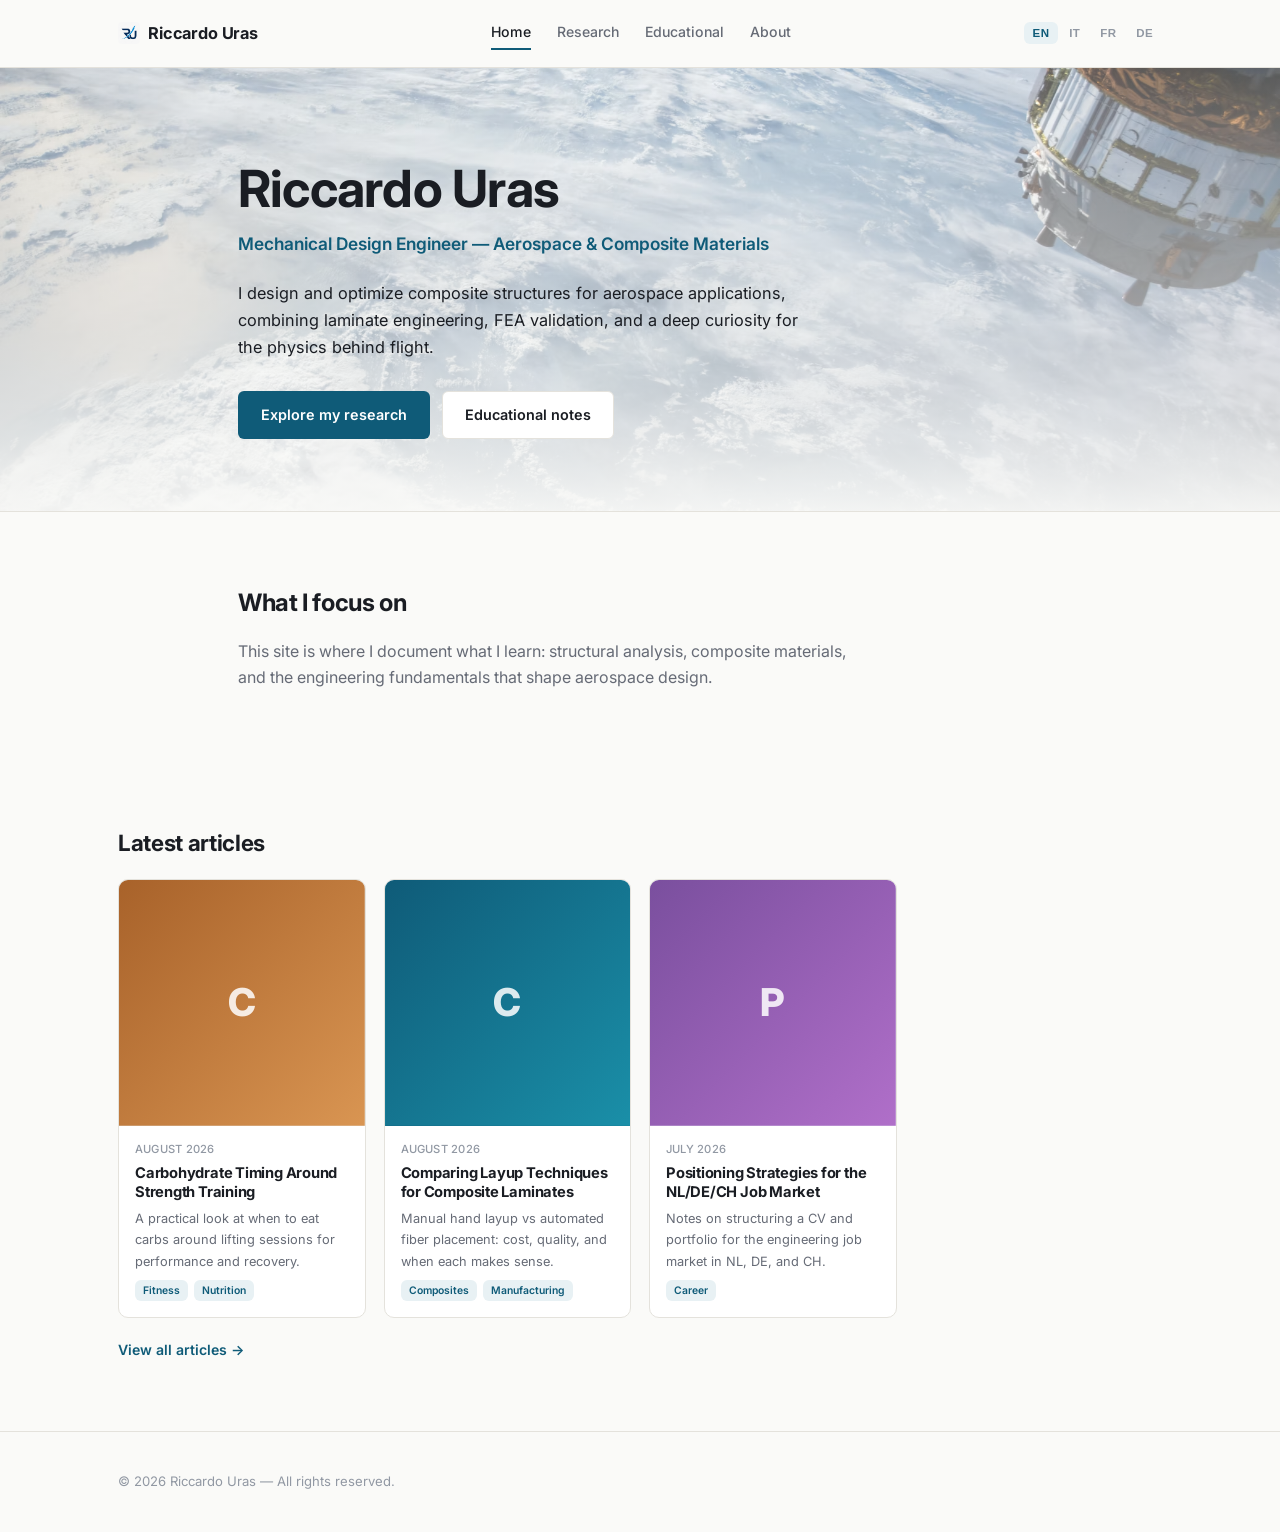
<file: index.html>
<!DOCTYPE html>
<html lang="en">
<head>
<meta charset="UTF-8">
<meta name="viewport" content="width=device-width, initial-scale=1.0">
<title>Riccardo Uras | Mechanical Design Engineer</title>
<meta name="description" content="Portfolio of Riccardo Uras - Mechanical Design Engineer specialized in composite materials and aerospace.">
<link rel="preconnect" href="https://fonts.googleapis.com">
<link href="https://fonts.googleapis.com/css2?family=Inter:wght@400;500;600;700;800&display=swap" rel="stylesheet">
<link rel="stylesheet" href="assets/css/style.css">
<link rel="icon" type="image/png" href="favicon.png">
</head>
<body>
<header class="site-header">
  <div class="header-inner">
    <a href="index.html" class="logo"><img src="favicon.png" alt="" class="logo-icon" width="22" height="22">Riccardo Uras</a>
    <nav class="main-nav">
      <a href="index.html" data-i18n="nav_home" class="active">Home</a>
      <a href="research.html" data-i18n="nav_research">Research</a>
      <a href="educational.html" data-i18n="nav_educational">Educational</a>
      <a href="about.html" data-i18n="nav_about">About</a>
    </nav>
    <div class="header-right">
      <div class="lang-switch">
        <button data-lang="en">EN</button>
        <button data-lang="it">IT</button>
        <button data-lang="fr">FR</button>
        <button data-lang="de">DE</button>
      </div>
    </div>
  </div>
</header>
<section class="hero">
  <div class="container-narrow">
    <h1 data-i18n="hero_title">Riccardo Uras</h1>
    <p class="subtitle" data-i18n="hero_subtitle">Mechanical Design Engineer</p>
    <p class="hero-text" data-i18n="hero_text">...</p>
    <div class="hero-links">
      <a href="research.html" class="btn btn-primary" data-i18n="hero_btn_research">Explore my research</a>
      <a href="educational.html" class="btn btn-secondary" data-i18n="hero_btn_educational">Educational notes</a>
    </div>
  </div>
</section>
<section class="section-narrow">
  <div class="container-narrow">
    <h2 data-i18n="home_intro_title">What I focus on</h2>
    <p class="section-intro-text" data-i18n="home_intro_text">...</p>
  </div>
</section>
<section class="section">
  <div class="container">
    <h2 data-i18n="home_latest_research">Latest articles</h2>
    <div id="latest-research" class="card-grid"></div>
    <p class="see-all"><a href="research.html" data-i18n="see_all_research">View all articles &rarr;</a></p>
  </div>
</section>
<footer class="site-footer">
  <div class="container">
    <p>&copy; <span id="year"></span> Riccardo Uras &mdash; <span data-i18n="footer_rights">All rights reserved.</span></p>
  </div>
</footer>
<script src="assets/js/main.js"></script>
</body>
</html>
</file>
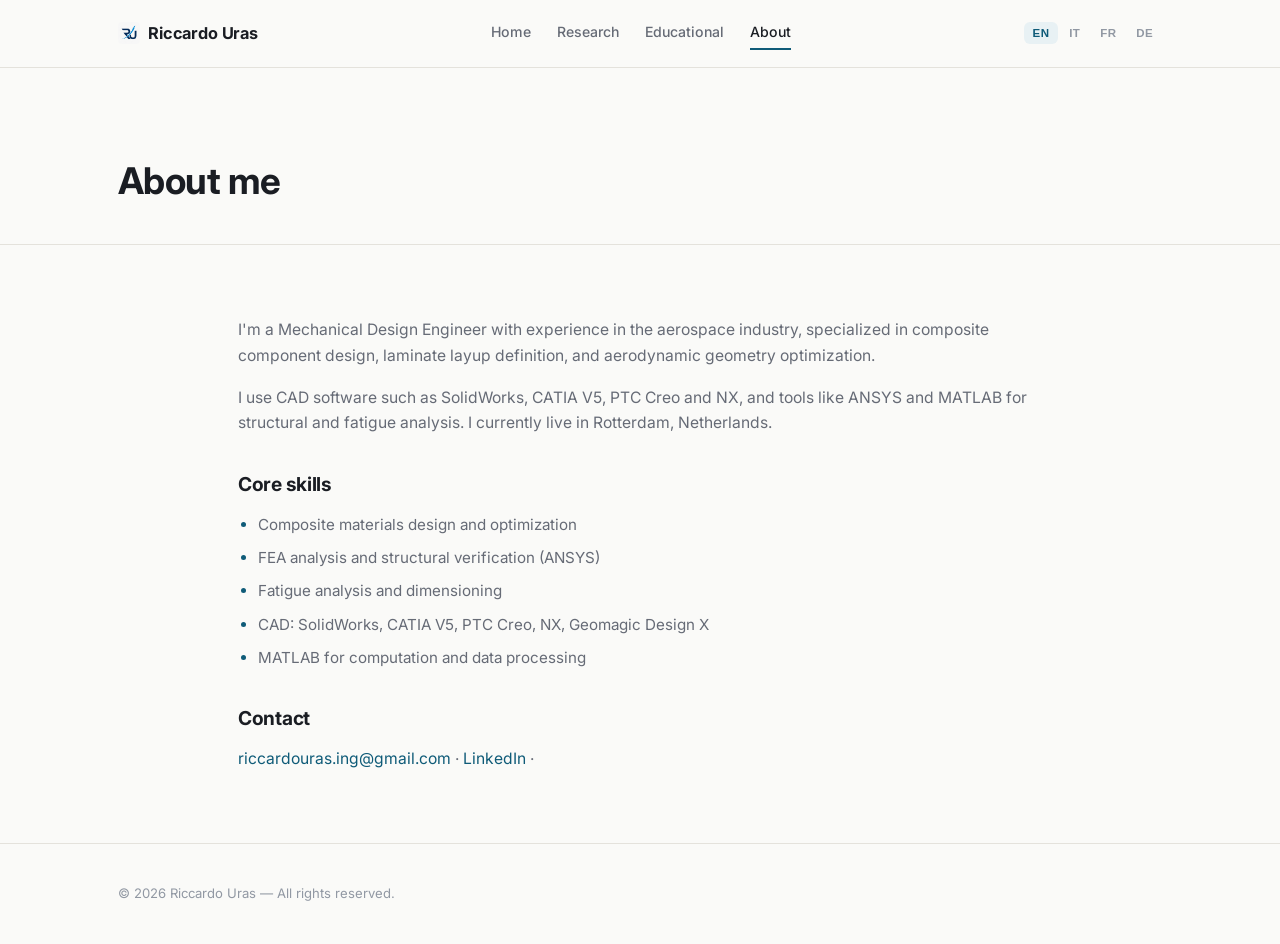
<file: about.html>
<!DOCTYPE html>
<html lang="en">
<head>
<meta charset="UTF-8">
<meta name="viewport" content="width=device-width, initial-scale=1.0">
<title>About | Riccardo Uras</title>
<link rel="preconnect" href="https://fonts.googleapis.com">
<link href="https://fonts.googleapis.com/css2?family=Inter:wght@400;500;600;700;800&display=swap" rel="stylesheet">
<link rel="stylesheet" href="assets/css/style.css">
<link rel="icon" type="image/png" href="favicon.png">
</head>
<body>
<header class="site-header">
  <div class="header-inner">
    <a href="index.html" class="logo"><img src="favicon.png" alt="" class="logo-icon" width="22" height="22">Riccardo Uras</a>
    <nav class="main-nav">
      <a href="index.html" data-i18n="nav_home">Home</a>
      <a href="research.html" data-i18n="nav_research">Research</a>
      <a href="educational.html" data-i18n="nav_educational">Educational</a>
      <a href="about.html" data-i18n="nav_about" class="active">About</a>
    </nav>
    <div class="header-right">
      <div class="lang-switch">
        <button data-lang="en">EN</button>
        <button data-lang="it">IT</button>
        <button data-lang="fr">FR</button>
        <button data-lang="de">DE</button>
      </div>
    </div>
  </div>
</header>
<section class="page-header">
  <div class="container"><h1 data-i18n="about_title">About me</h1></div>
</section>
<section class="section-narrow">
  <div class="container-narrow about-content">
    <p data-i18n="about_p1">...</p>
    <p data-i18n="about_p2">...</p>
    <h2 data-i18n="about_skills_title">Core skills</h2>
    <ul class="skills-list">
      <li data-i18n="about_skill1">...</li>
      <li data-i18n="about_skill2">...</li>
      <li data-i18n="about_skill3">...</li>
      <li data-i18n="about_skill4">...</li>
      <li data-i18n="about_skill5">...</li>
    </ul>
    <h2 data-i18n="about_contact_title">Contact</h2>
    <p>
      <a href="mailto:riccardouras.ing@gmail.com">riccardouras.ing@gmail.com</a> &middot;
      <a href="https://www.linkedin.com/in/riccardouras/" target="_blank" rel="noopener">LinkedIn</a> &middot;
    </p>
  </div>
</section>
<footer class="site-footer">
  <div class="container">
    <p>&copy; <span id="year"></span> Riccardo Uras &mdash; <span data-i18n="footer_rights">All rights reserved.</span></p>
  </div>
</footer>
<script src="assets/js/main.js"></script>
</body>
</html>
</file>
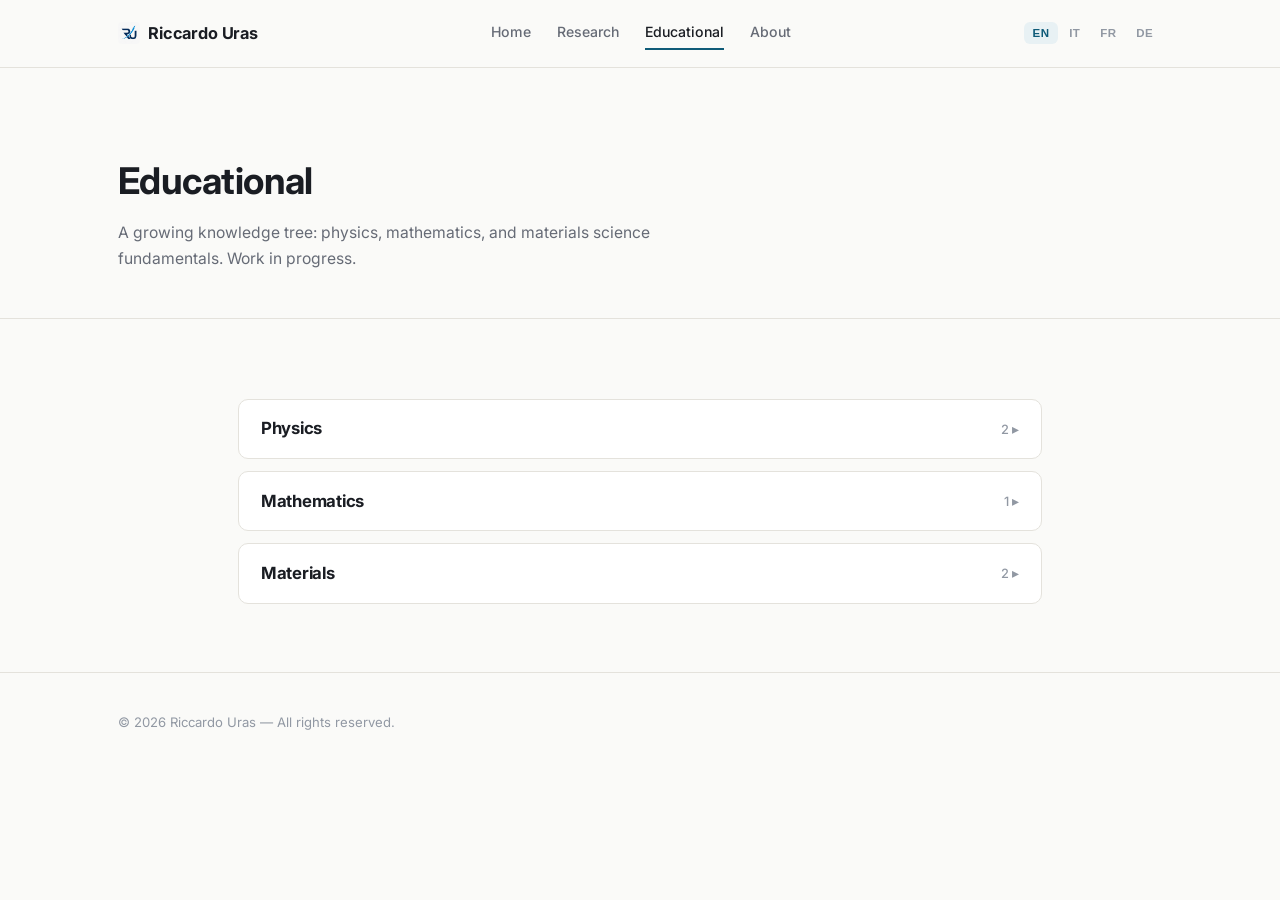
<file: educational.html>
<!DOCTYPE html>
<html lang="en">
<head>
<meta charset="UTF-8">
<meta name="viewport" content="width=device-width, initial-scale=1.0">
<title>Educational | Riccardo Uras</title>
<link rel="preconnect" href="https://fonts.googleapis.com">
<link href="https://fonts.googleapis.com/css2?family=Inter:wght@400;500;600;700;800&display=swap" rel="stylesheet">
<link rel="stylesheet" href="assets/css/style.css">
<link rel="icon" type="image/png" href="favicon.png">
</head>
<body>
<header class="site-header">
  <div class="header-inner">
    <a href="index.html" class="logo"><img src="favicon.png" alt="" class="logo-icon" width="22" height="22">Riccardo Uras</a>
    <nav class="main-nav">
      <a href="index.html" data-i18n="nav_home">Home</a>
      <a href="research.html" data-i18n="nav_research">Research</a>
      <a href="educational.html" data-i18n="nav_educational" class="active">Educational</a>
      <a href="about.html" data-i18n="nav_about">About</a>
    </nav>
    <div class="header-right">
      <div class="lang-switch">
        <button data-lang="en">EN</button>
        <button data-lang="it">IT</button>
        <button data-lang="fr">FR</button>
        <button data-lang="de">DE</button>
      </div>
    </div>
  </div>
</header>
<div id="educational-list-view" class="list-view">
  <section class="page-header">
    <div class="container">
      <h1 data-i18n="educational_title">Educational</h1>
      <p data-i18n="educational_subtitle">...</p>
    </div>
  </section>
  <section class="section">
    <div class="container-narrow">
      <div id="educational-tree" class="tree"></div>
    </div>
  </section>
</div>
<div id="educational-entry-view" class="detail-view">
  <div class="sticky-bar">
    <div class="container-narrow">
      <span class="back-link" id="back-to-educational-link" data-i18n="back_to_educational">&larr; Back to Educational</span>
      <span class="breadcrumb" id="edu-breadcrumb"></span>
    </div>
  </div>
  <div class="container-narrow">
    <div class="detail-body" id="educational-entry-content"></div>
  </div>
</div>
<footer class="site-footer">
  <div class="container">
    <p>&copy; <span id="year"></span> Riccardo Uras &mdash; <span data-i18n="footer_rights">All rights reserved.</span></p>
  </div>
</footer>
<script src="assets/js/main.js"></script>
</body>
</html>
</file>
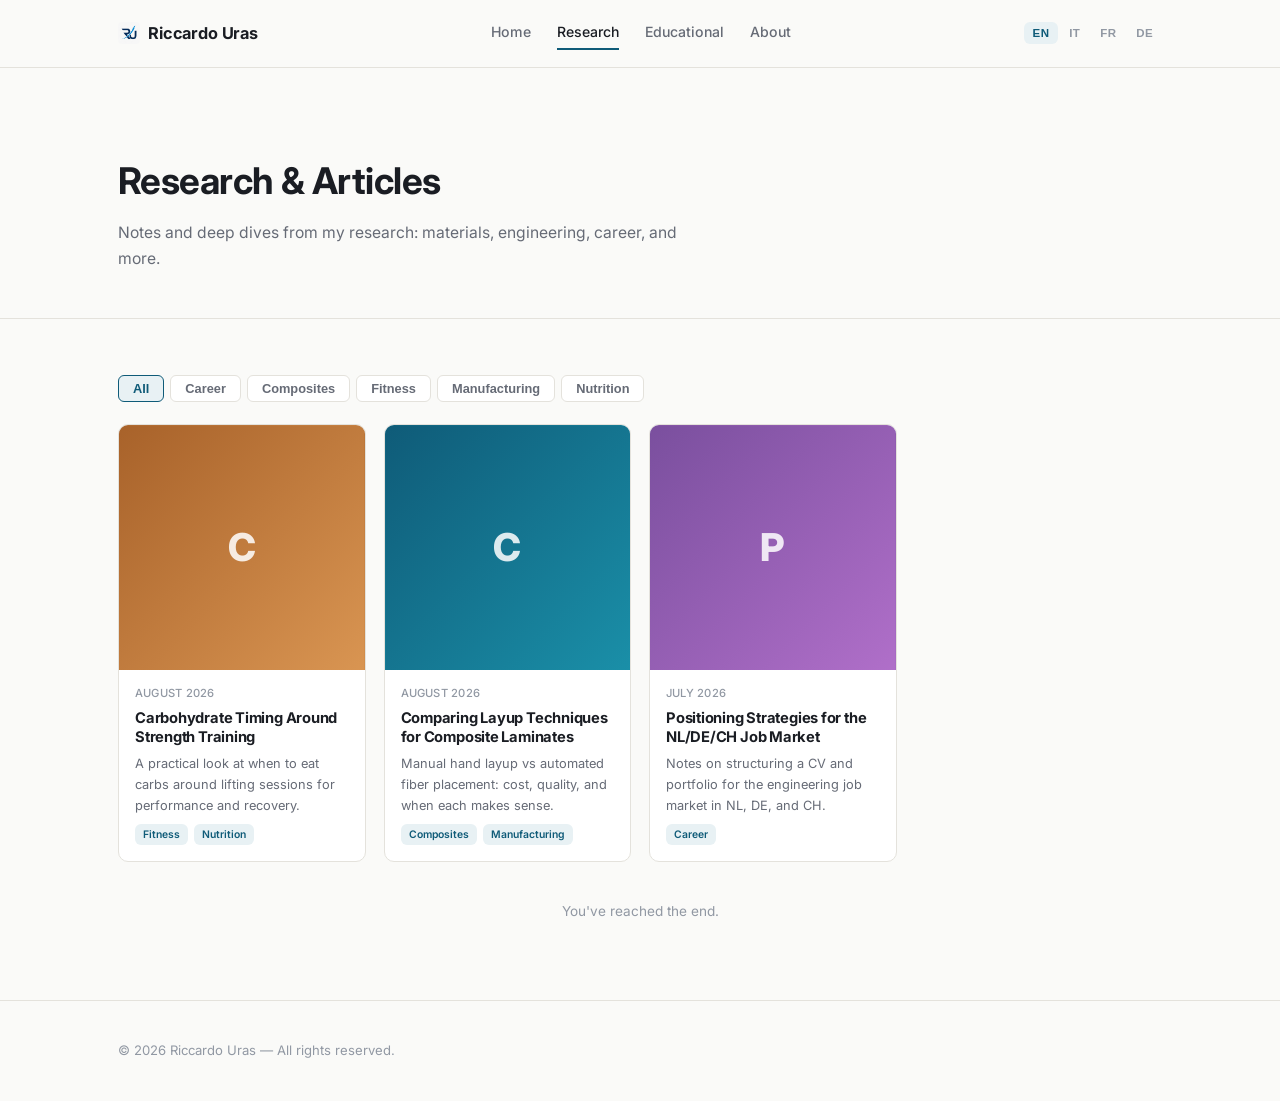
<file: research.html>
<!DOCTYPE html>
<html lang="en">
<head>
<meta charset="UTF-8">
<meta name="viewport" content="width=device-width, initial-scale=1.0">
<title>Research | Riccardo Uras</title>
<link rel="preconnect" href="https://fonts.googleapis.com">
<link href="https://fonts.googleapis.com/css2?family=Inter:wght@400;500;600;700;800&display=swap" rel="stylesheet">
<link rel="stylesheet" href="assets/css/style.css">
<link rel="icon" type="image/png" href="favicon.png">
</head>
<body>
<header class="site-header">
  <div class="header-inner">
    <a href="index.html" class="logo"><img src="favicon.png" alt="" class="logo-icon" width="22" height="22">Riccardo Uras</a>
    <nav class="main-nav">
      <a href="index.html" data-i18n="nav_home">Home</a>
      <a href="research.html" data-i18n="nav_research" class="active">Research</a>
      <a href="educational.html" data-i18n="nav_educational">Educational</a>
      <a href="about.html" data-i18n="nav_about">About</a>
    </nav>
    <div class="header-right">
      <div class="lang-switch">
        <button data-lang="en">EN</button>
        <button data-lang="it">IT</button>
        <button data-lang="fr">FR</button>
        <button data-lang="de">DE</button>
      </div>
    </div>
  </div>
</header>
<div id="research-list-view" class="list-view">
  <section class="page-header">
    <div class="container">
      <h1 data-i18n="research_title">Research &amp; Articles</h1>
      <p data-i18n="research_subtitle">...</p>
    </div>
  </section>
  <section class="section">
    <div class="container">
      <div class="filters" id="tag-filters-research"></div>
      <div id="research-grid" class="card-grid">
        <div id="grid-status" class="grid-status"></div>
      </div>
      <div id="grid-sentinel" class="grid-sentinel"></div>
    </div>
  </section>
</div>
<div id="article-view" class="detail-view">
  <div class="sticky-bar">
    <div class="container-narrow">
      <span class="back-link" id="back-to-list-link" data-i18n="back_to_list">&larr; Back to all articles</span>
      <span class="reading-indicator"><span data-i18n="reading_label">You are reading</span>: <strong id="article-reading-title"></strong></span>
    </div>
  </div>
  <div class="container-narrow">
    <div class="detail-body" id="article-content"></div>
  </div>
</div>
<footer class="site-footer">
  <div class="container">
    <p>&copy; <span id="year"></span> Riccardo Uras &mdash; <span data-i18n="footer_rights">All rights reserved.</span></p>
  </div>
</footer>
<script src="assets/js/main.js"></script>
</body>
</html>
</file>
<file: assets/css/style.css>
/* ==== Minimal, elegant, single-accent design ==== */
:root {
  --bg: #fafaf8;
  --surface: #ffffff;
  --text: #1a1d23;
  --text-dim: #666b76;
  --text-faint: #9198a3;
  --accent: #0f5b78;
  --accent-soft: #e8f1f4;
  --border: #e4e2dc;
  --radius-sm: 6px;
  --radius: 10px;
  --maxw: 1100px;
  --maxw-narrow: 860px;
  --shadow: 0 10px 26px -12px rgba(15,25,35,0.16);
  --transition: 0.18s ease;
}

* { box-sizing: border-box; }
html { scroll-behavior: smooth; }

body {
  margin: 0;
  background: var(--bg);
  color: var(--text);
  font-family: "Inter", -apple-system, BlinkMacSystemFont, "Segoe UI", Roboto, Helvetica, Arial, sans-serif;
  line-height: 1.65;
  -webkit-font-smoothing: antialiased;
}

.container { max-width: var(--maxw); margin: 0 auto; padding: 0 28px; }
.container-narrow { max-width: var(--maxw-narrow); margin: 0 auto; padding: 0 28px; }
a { color: var(--accent); text-decoration: none; transition: color var(--transition); }
a:hover { color: #0a3f52; }
h1, h2, h3 { line-height: 1.25; letter-spacing: -0.015em; font-weight: 700; color: var(--text); }

.site-header { border-bottom: 1px solid var(--border); position: sticky; top: 0; background: rgba(250,250,248,0.92); backdrop-filter: blur(10px); z-index: 30; }
.header-inner { display: flex; justify-content: space-between; align-items: center; padding: 20px 28px; gap: 16px; flex-wrap: wrap; max-width: var(--maxw); margin: 0 auto; }
.logo { font-weight: 700; font-size: 1.02rem; color: var(--text); letter-spacing: -0.01em; display: flex; align-items: center; gap: 8px; }
.logo img,
.logo-icon {
  width: 22px !important;
  height: 22px !important;
  max-width: 22px !important;
  max-height: 22px !important;
  min-width: 22px !important;
  min-height: 22px !important;
  border-radius: 4px;
  object-fit: cover;
  flex-shrink: 0;
  display: block;
}
.logo:hover { color: var(--accent); }
.header-right { display: flex; align-items: center; gap: 22px; }
.main-nav { display: flex; align-items: center; }
.main-nav a { margin-left: 26px; color: var(--text-dim); font-size: 0.88rem; font-weight: 500; position: relative; padding-bottom: 3px; cursor: pointer; }
.main-nav a:first-child { margin-left: 0; }
.main-nav a.active, .main-nav a:hover { color: var(--text); }
.main-nav a.active::after { content: ""; position: absolute; left: 0; right: 0; bottom: -3px; height: 2px; background: var(--accent); }

.lang-switch { display: flex; gap: 2px; }
.lang-switch button { border: 1px solid transparent; background: transparent; color: var(--text-faint); font-size: 0.72rem; font-weight: 600; padding: 4px 8px; cursor: pointer; transition: all var(--transition); border-radius: var(--radius-sm); letter-spacing: 0.03em; }
.lang-switch button.active { color: var(--accent); background: var(--accent-soft); }
.lang-switch button:hover { color: var(--accent); }

.hero { padding: 88px 0 72px; position: relative; background-image: linear-gradient(180deg, rgba(250,250,248,0.35) 0%, rgba(250,250,248,0.65) 60%, rgba(250,250,248,0.96) 100%), url('../img/hero-bg.jpg'); background-size: cover; background-position: center 42%; background-repeat: no-repeat; border-bottom: 1px solid var(--border); }
.hero .container-narrow h1 { font-size: clamp(2.2rem, 4.8vw, 3.2rem); margin: 0 0 10px; color: var(--text); }
.subtitle { color: var(--accent); font-size: 1.08rem; font-weight: 600; margin: 0 0 22px; }
.hero-text { max-width: 560px; color: var(--text); font-size: 1.02rem; }
.hero-links { margin-top: 30px; display: flex; gap: 12px; flex-wrap: wrap; }

.btn { display: inline-flex; align-items: center; padding: 11px 22px; border-radius: var(--radius-sm); font-weight: 600; font-size: 0.9rem; transition: all var(--transition); border: 1px solid transparent; cursor: pointer; }
.btn-primary { background: var(--accent); color: #ffffff; }
.btn-primary:hover { background: #0a3f52; color: #ffffff; }
.btn-secondary { border-color: var(--border); color: var(--text); background: var(--surface); }
.btn-secondary:hover { border-color: var(--accent); color: var(--accent); }

.section { padding: 56px 0; }
.section-narrow { padding: 56px 0; }
.section h2 { font-size: 1.4rem; margin-bottom: 6px; }
.section-intro-text { color: var(--text-dim); max-width: 620px; margin-bottom: 8px; }
.page-header { padding: 60px 0 30px; border-bottom: 1px solid var(--border); }
.page-header h1 { font-size: clamp(1.8rem, 3.6vw, 2.3rem); margin-bottom: 10px; }
.page-header p { color: var(--text-dim); font-size: 0.98rem; max-width: 600px; }
.see-all { margin-top: 20px; font-weight: 600; font-size: 0.88rem; }

.card-grid { display: grid; grid-template-columns: repeat(4, 1fr); gap: 18px; margin-top: 22px; }
.article-card { background: var(--surface); border: 1px solid var(--border); border-radius: var(--radius); overflow: hidden; cursor: pointer; transition: transform var(--transition), box-shadow var(--transition); display: flex; flex-direction: column; }
.article-card:hover { transform: translateY(-4px); box-shadow: var(--shadow); }
.article-card-image { width: 100%; aspect-ratio: 1 / 1; background-size: cover; background-position: center; background-color: var(--accent-soft); }
.article-card-placeholder { display: flex; align-items: center; justify-content: center; }
.placeholder-initial { color: rgba(255,255,255,0.85); font-size: 2.4rem; font-weight: 800; font-family: "Inter", sans-serif; }
.article-card-body { padding: 14px 16px 16px; flex-grow: 1; display: flex; flex-direction: column; }
.article-card h3 { font-size: 0.92rem; margin: 0 0 6px; line-height: 1.3; }
.article-card .meta { color: var(--text-faint); font-size: 0.7rem; margin-bottom: 6px; font-weight: 500; text-transform: uppercase; letter-spacing: 0.02em; }
.article-card p { color: var(--text-dim); font-size: 0.8rem; margin: 0 0 8px; flex-grow: 1; }
.article-card .tag-row { margin-top: auto; }
.article-card .tag { font-size: 0.65rem; padding: 2px 8px; }

.grid-sentinel { height: 1px; }
.grid-status { text-align: center; padding: 20px 0; color: var(--text-faint); font-size: 0.85rem; grid-column: 1 / -1; }

.filters { display: flex; flex-wrap: wrap; gap: 6px; margin-bottom: 4px; }
.filter-btn { background: var(--surface); border: 1px solid var(--border); color: var(--text-dim); border-radius: var(--radius-sm); padding: 5px 14px; font-size: 0.8rem; font-weight: 600; cursor: pointer; transition: all var(--transition); }
.filter-btn.active, .filter-btn:hover { border-color: var(--accent); color: var(--accent); background: var(--accent-soft); }

.detail-view { display: none; }
.detail-view.visible { display: block; }
.list-view.hidden { display: none; }

.sticky-bar { position: sticky; top: 73px; background: rgba(250,250,248,0.95); backdrop-filter: blur(10px); border-bottom: 1px solid var(--border); padding: 14px 0; z-index: 15; margin-bottom: 30px; }
.sticky-bar .container-narrow { display: flex; align-items: center; justify-content: space-between; gap: 16px; flex-wrap: wrap; }
.back-link { font-weight: 600; font-size: 0.85rem; color: var(--accent); cursor: pointer; display: inline-flex; align-items: center; gap: 6px; }
.reading-indicator { font-size: 0.76rem; color: var(--text-faint); font-weight: 500; }
.reading-indicator strong { color: var(--text); font-weight: 600; }

.detail-body { background: var(--surface); border: 1px solid var(--border); border-radius: var(--radius); padding: 36px; margin-bottom: 40px; }
.detail-hero-image { width: 100%; border-radius: var(--radius-sm); margin-bottom: 24px; aspect-ratio: 16 / 9; object-fit: cover; display: block; }
.detail-hero-placeholder { background-size: cover; }
.detail-body h1 { font-size: clamp(1.5rem, 3.4vw, 2rem); margin: 0 0 10px; }
.detail-body .meta { color: var(--text-faint); font-size: 0.8rem; margin-bottom: 20px; font-weight: 500; text-transform: uppercase; letter-spacing: 0.03em; }
.detail-body .tag-row { margin-bottom: 24px; }
.detail-body p { color: var(--text); font-size: 1rem; margin-bottom: 18px; white-space: pre-line; }

.tag { background: var(--accent-soft); color: var(--accent); border-radius: var(--radius-sm); padding: 3px 10px; font-size: 0.72rem; font-weight: 600; display: inline-block; }
.tag-row { display: flex; flex-wrap: wrap; gap: 6px; }

.draft-badge { display: inline-block; background: #fdf3e3; color: #9a6a12; font-size: 0.72rem; font-weight: 700; padding: 3px 10px; border-radius: var(--radius-sm); text-transform: uppercase; letter-spacing: 0.04em; margin-bottom: 14px; }

.tree { margin-top: 24px; }
.tree-category { border: 1px solid var(--border); border-radius: var(--radius); margin-bottom: 12px; overflow: hidden; background: var(--surface); }
.tree-category-header { padding: 18px 22px; display: flex; justify-content: space-between; align-items: center; cursor: pointer; transition: background var(--transition); }
.tree-category-header:hover { background: var(--accent-soft); }
.tree-category-header h3 { margin: 0; font-size: 1.05rem; }
.tree-category-count { color: var(--text-faint); font-size: 0.8rem; font-weight: 500; }
.tree-chevron { transition: transform var(--transition); color: var(--text-faint); font-size: 0.85rem; display: inline-block; }
.tree-category.expanded .tree-chevron { transform: rotate(90deg); }
.tree-entries { display: none; border-top: 1px solid var(--border); }
.tree-category.expanded .tree-entries { display: block; }
.tree-entry { padding: 14px 22px 14px 40px; cursor: pointer; border-bottom: 1px solid var(--border); transition: background var(--transition); font-size: 0.93rem; color: var(--text-dim); font-weight: 500; }
.tree-entry:last-child { border-bottom: none; }
.tree-entry:hover { background: var(--accent-soft); color: var(--accent); }

.breadcrumb { font-size: 0.8rem; color: var(--text-faint); font-weight: 500; }
.breadcrumb strong { color: var(--text); }

.about-content p { color: var(--text-dim); font-size: 0.98rem; }
.about-content h2 { margin-top: 36px; font-size: 1.2rem; }
.skills-list { color: var(--text-dim); padding-left: 20px; }
.skills-list li { margin-bottom: 8px; font-size: 0.95rem; }
.skills-list li::marker { color: var(--accent); }

.site-footer { border-top: 1px solid var(--border); padding: 26px 0; color: var(--text-faint); font-size: 0.82rem; }

@media (max-width: 980px) { .card-grid { grid-template-columns: repeat(3, 1fr); } }
@media (max-width: 700px) { .card-grid { grid-template-columns: repeat(2, 1fr); } }
@media (max-width: 480px) { .card-grid { grid-template-columns: 1fr; } }

@media (max-width: 640px) {
  .header-inner { flex-wrap: wrap; }
  .main-nav a { margin-left: 0; margin-right: 18px; }
  .header-right { width: 100%; justify-content: space-between; order: 3; margin-top: 10px; }
  .hero { padding: 56px 0; }
  .detail-body { padding: 22px; }
  .sticky-bar { top: 0; }
  .tree-entry { padding-left: 28px; }
}
</file>
